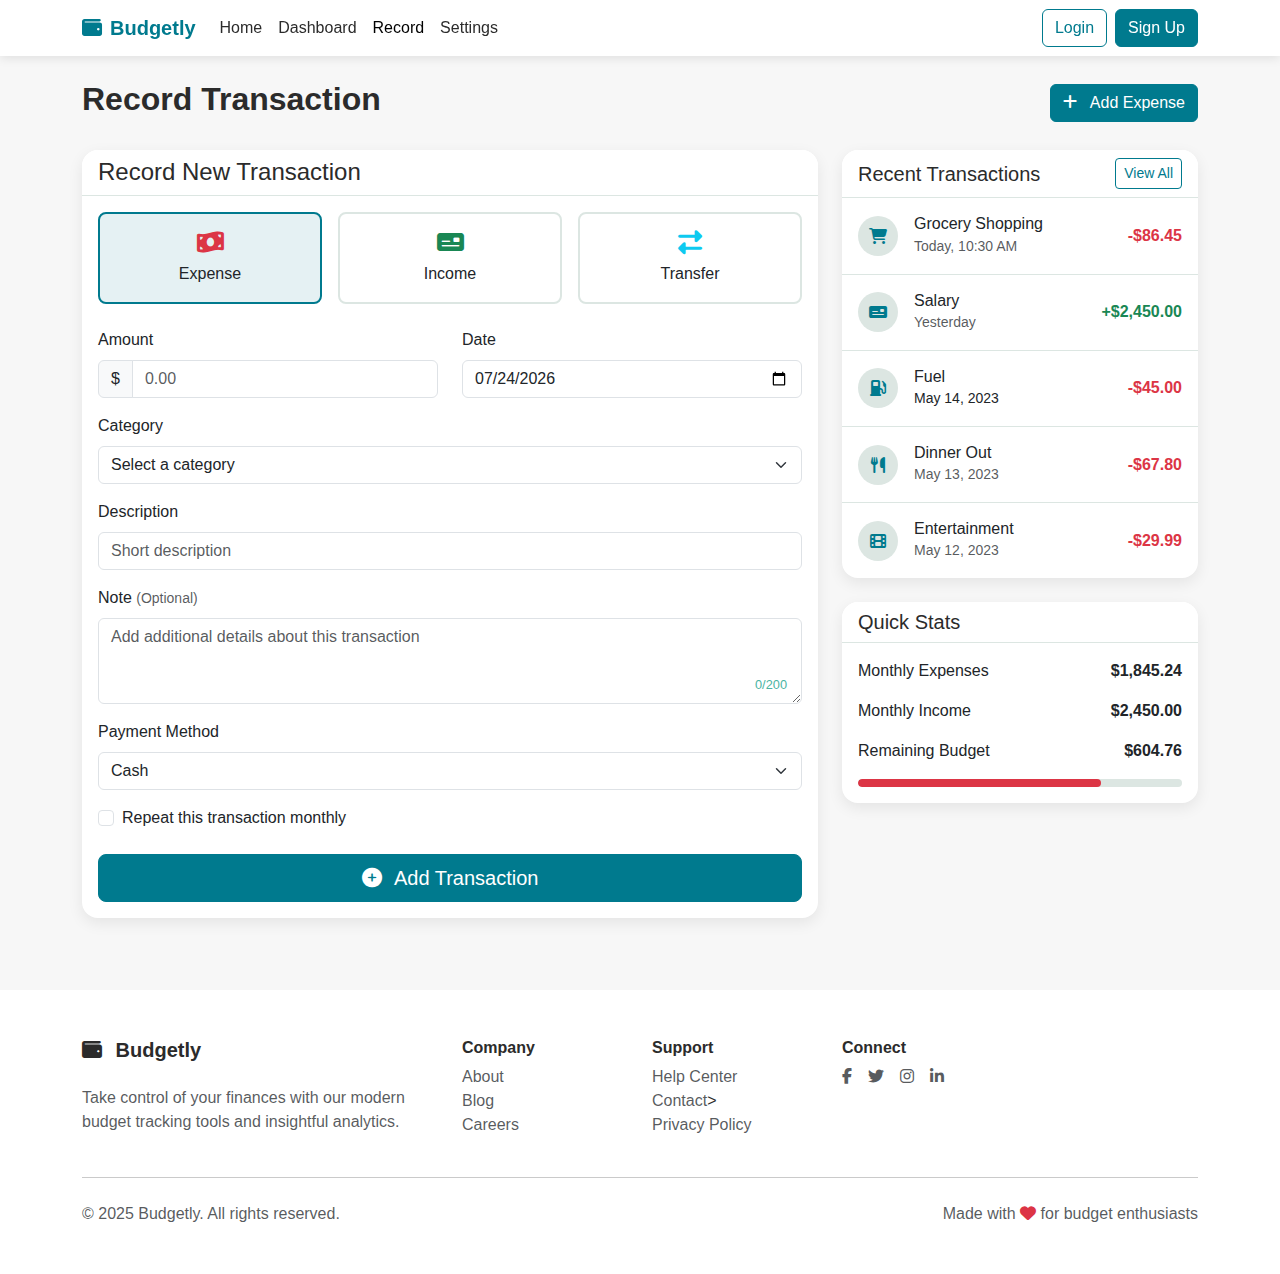
<file: record.html>
<!DOCTYPE html>
<html lang="en">
<head>
    <meta charset="UTF-8">
    <meta name="viewport" content="width=device-width, initial-scale=1.0">
    <title>Record Transaction - Budgetly</title>
    <link href="https://cdn.jsdelivr.net/npm/bootstrap@5.3.0/dist/css/bootstrap.min.css" rel="stylesheet">
    <link rel="stylesheet" href="https://cdnjs.cloudflare.com/ajax/libs/font-awesome/6.4.0/css/all.min.css">
    <link rel="stylesheet" href="style.css">
</head>
<body>
    <!-- Navigation -->
    <nav class="navbar navbar-expand-lg fixed-top">
        <div class="container">
            <a class="navbar-brand" href="index.html">
                <i class="fas fa-wallet me-2"></i>Budgetly
            </a>
            <button class="navbar-toggler" type="button" data-bs-toggle="collapse" data-bs-target="#navbarNav">
                <span class="navbar-toggler-icon"></span>
            </button>
            <div class="collapse navbar-collapse" id="navbarNav">
                <ul class="navbar-nav me-auto">
                    <li class="nav-item">
                        <a class="nav-link" href="index.html">Home</a>
                    </li>
                    <li class="nav-item">
                        <a class="nav-link" href="dashboard.html">Dashboard</a>
                    </li>
                    <li class="nav-item">
                        <a class="nav-link active" href="record.html">Record</a>
                    </li>
                    <li class="nav-item">
                        <a class="nav-link" href="setting.html">Settings</a>
                    </li>
                </ul>
                <div class="d-flex">
                    <button class="btn btn-outline-primary me-2">Login</button>
                    <button class="btn btn-primary">Sign Up</button>
                </div>
            </div>
        </div>
    </nav>

    <!-- Record Page Content -->
    <div id="record" class="page active">
        <div class="container">
            <div class="d-flex justify-content-between align-items-center mb-4">
                <h2 class="fw-bold">Record Transaction</h2>
                <button class="btn btn-primary"><i class="fas fa-plus me-2"></i> Add Expense</button>
            </div>

            <div class="row">
                <div class="col-lg-8">
                    <div class="card">
                        <div class="card-header bg-white">
                            <h4 class="mb-0">Record New Transaction</h4>
                        </div>
                        <div class="card-body">
                            <!-- Transaction Type Selector -->
                            <div class="transaction-type">
                                <div class="type-btn active" data-type="expense">
                                    <i class="fas fa-money-bill-wave text-danger"></i>
                                    <span>Expense</span>
                                </div>
                                <div class="type-btn" data-type="income">
                                    <i class="fas fa-money-check text-success"></i>
                                    <span>Income</span>
                                </div>
                                <div class="type-btn" data-type="transfer">
                                    <i class="fas fa-exchange-alt text-info"></i>
                                    <span>Transfer</span>
                                </div>
                            </div>
                            
                            <form id="transactionForm">
                                <div class="row">
                                    <div class="col-md-6 mb-3">
                                        <label class="form-label">Amount</label>
                                        <div class="input-group">
                                            <span class="input-group-text">$</span>
                                            <input type="number" class="form-control" placeholder="0.00" step="0.01" min="0" required>
                                        </div>
                                    </div>
                                    <div class="col-md-6 mb-3">
                                        <label class="form-label">Date</label>
                                        <input type="date" class="form-control" required>
                                    </div>
                                </div>
                                
                                <div class="mb-3">
                                    <label class="form-label">Category</label>
                                    <select class="form-select" required>
                                        <option value="">Select a category</option>
                                        <optgroup label="Expenses" id="expenseCategories">
                                            <option value="housing">Housing</option>
                                            <option value="food">Food & Dining</option>
                                            <option value="transport">Transportation</option>
                                            <option value="utilities">Utilities</option>
                                            <option value="entertainment">Entertainment</option>
                                            <option value="shopping">Shopping</option>
                                            <option value="health">Health</option>
                                            <option value="other">Other</option>
                                        </optgroup>
                                        <optgroup label="Income" id="incomeCategories" style="display:none">
                                            <option value="salary">Salary</option>
                                            <option value="freelance">Freelance</option>
                                            <option value="investment">Investment</option>
                                            <option value="gift">Gift</option>
                                            <option value="other">Other</option>
                                        </optgroup>
                                        <optgroup label="Transfer" id="transferCategories" style="display:none">
                                            <option value="savings">Savings Account</option>
                                            <option value="investment">Investment Account</option>
                                            <option value="cash">Cash</option>
                                        </optgroup>
                                    </select>
                                </div>
                                
                                <div class="mb-3">
                                    <label class="form-label">Description</label>
                                    <input type="text" class="form-control" placeholder="Short description">
                                </div>
                                
                                <div class="mb-3 note-container">
                                    <label class="form-label">Note <small class="text-muted">(Optional)</small></label>
                                    <textarea class="form-control" rows="3" placeholder="Add additional details about this transaction" maxlength="200"></textarea>
                                    <div class="char-count">0/200</div>
                                </div>
                                
                                <div class="mb-3">
                                    <label class="form-label">Payment Method</label>
                                    <select class="form-select">
                                        <option value="cash">Cash</option>
                                        <option value="debit">Debit Card</option>
                                        <option value="credit">Credit Card</option>
                                        <option value="bank">Bank Transfer</option>
                                        <option value="digital">Digital Wallet</option>
                                    </select>
                                </div>
                                
                                <div class="form-check mb-4">
                                    <input class="form-check-input" type="checkbox" id="repeatTransaction">
                                    <label class="form-check-label" for="repeatTransaction">
                                        Repeat this transaction monthly
                                    </label>
                                </div>
                                
                                <div class="d-grid gap-2">
                                    <button type="submit" class="btn btn-primary btn-lg">
                                        <i class="fas fa-plus-circle me-2"></i> Add Transaction
                                    </button>
                                </div>
                            </form>
                        </div>
                    </div>
                </div>
                
                <div class="col-lg-4">
                    <div class="card">
                        <div class="card-header bg-white d-flex justify-content-between align-items-center">
                            <h5 class="mb-0">Recent Transactions</h5>
                            <a href="#" class="btn btn-sm btn-outline-primary">View All</a>
                        </div>
                        <div class="card-body p-0">
                            <div class="recent-transactions">
                                <div class="expense-item">
                                    <div class="d-flex align-items-center">
                                        <div class="category-icon">
                                            <i class="fas fa-shopping-cart"></i>
                                        </div>
                                        <div>
                                            <h6 class="mb-0">Grocery Shopping</h6>
                                            <small class="text-muted">Today, 10:30 AM</small>
                                        </div>
                                    </div>
                                    <span class="fw-bold text-danger">-$86.45</span>
                                </div>
                                <div class="expense-item">
                                    <div class="d-flex align-items-center">
                                        <div class="category-icon">
                                            <i class="fas fa-money-check"></i>
                                        </div>
                                        <div>
                                            <h6 class="mb-0">Salary</h6>
                                            <small class="text-muted">Yesterday</small>
                                        </div>
                                    </div>
                                    <span class="fw-bold text-success">+$2,450.00</span>
                                </div>
                                <div class="expense-item">
                                    <div class="d-flex align-items-center">
                                        <div class="category-icon">
                                            <i class="fas fa-gas-pump"></i>
                                        </div>
                                        <div>
                                            <h6 class="mb-0">Fuel</h6>
                                            <small class="text">May 14, 2023</small>
                                        </div>
                                    </div>
                                    <span class="fw-bold text-danger">-$45.00</span>
                                </div>
                                <div class="expense-item">
                                    <div class="d-flex align-items-center">
                                        <div class="category-icon">
                                            <i class="fas fa-utensils"></i>
                                        </div>
                                        <div>
                                            <h6 class="mb-0">Dinner Out</h6>
                                            <small class="text-muted">May 13, 2023</small>
                                        </div>
                                    </div>
                                    <span class="fw-bold text-danger">-$67.80</span>
                                </div>
                                <div class="expense-item">
                                    <div class="d-flex align-items-center">
                                        <div class="category-icon">
                                            <i class="fas fa-film"></i>
                                        </div>
                                        <div>
                                            <h6 class="mb-0">Entertainment</h6>
                                            <small class="text-muted">May 12, 2023</small>
                                        </div>
                                    </div>
                                    <span class="fw-bold text-danger">-$29.99</span>
                                </div>
                            </div>
                        </div>
                    </div>
                    
                    <div class="card">
                        <div class="card-header bg-white">
                            <h5 class="mb-0">Quick Stats</h5>
                        </div>
                        <div class="card-body">
                            <div class="d-flex justify-content-between align-items-center mb-3">
                                <span>Monthly Expenses</span>
                                <span class="fw-bold">$1,845.24</span>
                            </div>
                            <div class="d-flex justify-content-between align-items-center mb-3">
                                <span>Monthly Income</span>
                                <span class="fw-bold">$2,450.00</span>
                            </div>
                            <div class="d-flex justify-content-between align-items-center">
                                <span>Remaining Budget</span>
                                <span class="fw-bold">$604.76</span>
                            </div>
                            <div class="progress mt-3" style="height: 8px;">
                                <div class="progress-bar bg-danger" style="width: 75%"></div>
                            </div>
                        </div>
                    </div>
                </div>
            </div>
        </div>
    </div>

    <!-- Footer -->
    <footer>
        <div class="container">
            <div class="row">
                <div class="col-lg-4 mb-4 mb-lg-0">
                    <h5 class="fw-bold mb-4"><i class="fas fa-wallet me-2"></i> Budgetly</h5>
                    <p class="text-muted">Take control of your finances with our modern budget tracking tools and insightful analytics.</p>
                </div>
                <div class="col-lg-2 col-md-4 mb-4 mb-md-0">
                    <h6 class="fw-bold">Company</h6>
                    <ul class="list-unstyled">
                        <li><a href="#" class="text-muted text-decoration-none">About</a></li>
                        <li><a href="#" class="text-muted text-decoration-none">Blog</a></li>
                        <li><a href="#" class="text-muted text-decoration-none">Careers</a></li>
                    </ul>
                </div>
                <div class="col-lg-2 col-md-4 mb-4 mb-md-0">
                    <h6 class="fw-bold">Support</h6>
                    <ul class="list-unstyled">
                        <li><a href="#" class="text-muted text-decoration-none">Help Center</a></li>
                        <li><a href="#" class="text-muted text-decoration-none">Contact</a>></li>
                        <li><a href="#" class="text-muted text-decoration-none">Privacy Policy</a></li>
                    </ul>
                </div>
                <div class="col-lg-2 col-md-12">
                    <h6 class="fw-bold">Connect</h6>
                    <div class="d-flex gap-3">
                        <a href="#" class="text-muted"><i class="fab fa-facebook-f"></i></a>
                        <a href="#" class="text-muted"><i class="fab fa-twitter"></i></a>
                        <a href="#" class="text-muted"><i class="fab fa-instagram"></i></a>
                        <a href="#" class="text-muted"><i class="fab fa-linkedin-in"></i></a>
                    </div>  
                </div>
            </div>
            <hr class="my-4">
            <div class="row align-items-center">
                <div class="col-md-6 text-center text-md-start">
                    <p class="text-muted mb-0">&copy; 2025 Budgetly. All rights reserved.</p>
                </div>
                <div class="col-md-6 text-center text-md-end">
                    <p class="text-muted mb-0">Made with <i class="fas fa-heart text-danger"></i> for budget enthusiasts</p>
                </div>
            </div>
        </div>
    </footer>

    <script src="https://cdn.jsdelivr.net/npm/bootstrap@5.3.0/dist/js/bootstrap.bundle.min.js"></script>
    <script src="script.js"></script>
    <script>
        // Record page specific JavaScript
        document.addEventListener('DOMContentLoaded', function() {
            // Transaction type selection
            const typeButtons = document.querySelectorAll('.type-btn');
            const expenseCategories = document.getElementById('expenseCategories');
            const incomeCategories = document.getElementById('incomeCategories');
            const transferCategories = document.getElementById('transferCategories');
            const categorySelect = document.querySelector('select');
            
            typeButtons.forEach(button => {
                button.addEventListener('click', function() {
                    // Remove active class from all buttons
                    typeButtons.forEach(btn => btn.classList.remove('active'));
                    
                    // Add active class to clicked button
                    this.classList.add('active');
                    
                    // Show appropriate categories
                    const type = this.getAttribute('data-type');
                    
                    expenseCategories.style.display = 'none';
                    incomeCategories.style.display = 'none';
                    transferCategories.style.display = 'none';
                    
                    if (type === 'expense') {
                        expenseCategories.style.display = 'block';
                    } else if (type === 'income') {
                        incomeCategories.style.display = 'block';
                    } else if (type === 'transfer') {
                        transferCategories.style.display = 'block';
                    }
                    
                    // Reset selection
                    categorySelect.value = '';
                });
            });
            
            // Character count for note textarea
            const noteTextarea = document.querySelector('textarea');
            const charCount = document.querySelector('.char-count');
            
            if (noteTextarea && charCount) {
                noteTextarea.addEventListener('input', function() {
                    const length = this.value.length;
                    charCount.textContent = `${length}/200`;
                    
                    if (length > 180) {
                        charCount.style.color = '#dc3545';
                    } else {
                        charCount.style.color = '#4BB4A3';
                    }
                });
            }
            
            // Form submission
            const transactionForm = document.getElementById('transactionForm');
            
            if (transactionForm) {
                transactionForm.addEventListener('submit', function(e) {
                    e.preventDefault();
                    
                    // Get form values
                    const amount = this.querySelector('input[type="number"]').value;
                    const date = this.querySelector('input[type="date"]').value;
                    const category = this.querySelector('select').value;
                    const description = this.querySelector('input[type="text"]').value;
                    const note = this.querySelector('textarea').value;
                    const paymentMethod = this.querySelectorAll('select')[1].value;
                    const isRepeating = this.querySelector('input[type="checkbox"]').checked;
                    
                    // In a real application, you would send this data to a server
                    // For this example, we'll just show an alert
                    
                    const type = document.querySelector('.type-btn.active').getAttribute('data-type');
                    alert(`Transaction added successfully!\nType: ${type}\nAmount: $${amount}\nCategory: ${category}`);
                    
                    // Reset form
                    this.reset();
                    if (charCount) {
                        charCount.textContent = '0/200';
                    }
                });
            }
            
            // Set today's date as default for date field
            const dateField = document.querySelector('input[type="date"]');
            if (dateField && !dateField.value) {
                const today = new Date();
                const yyyy = today.getFullYear();
                let mm = today.getMonth() + 1;
                let dd = today.getDate();
                
                if (dd < 10) dd = '0' + dd;
                if (mm < 10) mm = '0' + mm;
                
                const formattedToday = `${yyyy}-${mm}-${dd}`;
                dateField.value = formattedToday;
            }
        });
    </script>
</body>
</html>
</file>
<file: style.css>
:root {
            --primary: #007A8E;
            --secondary: #4BB4A3;
            --light: #DCE6E2;
            --lighter: #F7F7F7;
            --dark: #2B2B2B;
            --bg-color: #F7F7F7;
            --text-color: #2B2B2B;
            --card-bg: #FFFFFF;
            --border-color: #DCE6E2;
        }

        [data-theme="dark"] {
            --primary: #4BB4A3;
            --secondary: #007A8E;
            --light: #3A3A3A;
            --lighter: #2B2B2B;
            --dark: #DCE6E2;
            --bg-color: #2B2B2B;
            --text-color: #F7F7F7;
            --card-bg: #3A3A3A;
            --border-color: #555555;
        }
        
        body {
            font-family: 'Segoe UI', Tahoma, Geneva, Verdana, sans-serif;
            color: var(--text-color);
            background-color: var(--bg-color);
            padding-top: 80px;
            transition: all 0.3s ease;
        }
        
        .navbar {
            background-color: var(--card-bg);
            box-shadow: 0 2px 10px rgba(0, 0, 0, 0.1);
            transition: all 0.3s ease;
        }
        
        .navbar-brand {
            color: var(--primary);
            font-weight: 700;
        }
        
        .nav-link {
            color: var(--text-color);
            font-weight: 500;
            transition: all 0.3s ease;
        }
        
        .nav-link:hover, .nav-link.active {
            color: var(--primary);
        }
        
        .btn-primary {
            background-color: var(--primary);
            border-color: var(--primary);
        }
        
        .btn-primary:hover {
            background-color: var(--secondary);
            border-color: var(--secondary);
        }
        
        .btn-outline-primary {
            color: var(--primary);
            border-color: var(--primary);
        }
        
        .btn-outline-primary:hover {
            background-color: var(--primary);
            color: white;
        }
        
        .card {
            border: none;
            border-radius: 1rem;
            box-shadow: 0 5px 15px rgba(0, 0, 0, 0.08);
            transition: all 0.3s ease;
            margin-bottom: 1.5rem;
            background-color: var(--card-bg);
        }
        
        .card:hover {
            transform: translateY(-5px);
            box-shadow: 0 8px 25px rgba(0, 0, 0, 0.12);
        }
        
        .card-header {
            background-color: var(--card-bg);
            border-bottom: 1px solid var(--border-color);
            font-weight: 600;
            border-radius: 1rem 1rem 0 0 !important;
            color: var(--text-color);
            transition: all 0.3s ease;
        }
        
        .form-control:focus, .form-select:focus {
            border-color: var(--secondary);
            box-shadow: 0 0 0 0.25rem rgba(75, 180, 163, 0.25);
        }
        
        .hero-section {
            background: linear-gradient(135deg, var(--primary) 0%, var(--secondary) 100%);
            color: white;
            padding: 5rem 0;
            border-radius: 0 0 2rem 2rem;
            margin-bottom: 3rem;
        }
        
        .dashboard-stat {
            text-align: center;
            padding: 1.5rem;
        }
        
        .stat-value {
            font-size: 2.5rem;
            font-weight: 700;
            color: var(--primary);
        }
        
        .stat-label {
            color: var(--dark);
            font-weight: 500;
        }
        
        .expense-list {
            list-style: none;
            padding: 0;
        }
        
        .expense-item {
            display: flex;
            justify-content: space-between;
            align-items: center;
            padding: 1rem;
            border-bottom: 1px solid var(--light);
        }
        
        .expense-item:last-child {
            border-bottom: none;
        }
        
        .category-icon {
            width: 40px;
            height: 40px;
            background-color: var(--light);
            border-radius: 50%;
            display: flex;
            align-items: center;
            justify-content: center;
            margin-right: 1rem;
            color: var(--primary);
        }
        
        .progress {
            height: 8px;
            border-radius: 4px;
            background-color: var(--light);
        }
        
        .progress-bar {
            border-radius: 4px;
        }
        
        .page {
            display: none;
        }
        
        .page.active {
            display: block;
        }
        
        .transaction-type {
            display: flex;
            gap: 1rem;
            margin-bottom: 1.5rem;
        }
        
        .type-btn {
            flex: 1;
            padding: 1rem;
            text-align: center;
            border: 2px solid var(--light);
            border-radius: 0.5rem;
            cursor: pointer;
            transition: all 0.3s ease;
        }
        
        .type-btn.active {
            border-color: var(--primary);
            background-color: rgba(0, 122, 142, 0.1);
        }
        
        .type-btn i {
            font-size: 1.5rem;
            margin-bottom: 0.5rem;
            display: block;
        }
        
        .note-container {
            position: relative;
        }
        
        .note-container textarea {
            padding-right: 40px;
        }
        
        .char-count {
            position: absolute;
            bottom: 10px;
            right: 15px;
            color: var(--secondary);
            font-size: 0.8rem;
        }
        
        .recent-transactions {
            max-height: 400px;
            overflow-y: auto;
        }
        
        .theme-switch-wrapper {
            display: flex;
            align-items: center;
            justify-content: space-between;
            margin-bottom: 1.5rem;
        }
        
        .theme-switch {
            display: inline-block;
            position: relative;
            width: 60px;
            height: 34px;
        }
        
        .theme-switch input {
            opacity: 0;
            width: 0;
            height: 0;
        }
        
        .slider {
            position: absolute;
            cursor: pointer;
            top: 0;
            left: 0;
            right: 0;
            bottom: 0;
            background-color: #ccc;
            transition: .4s;
            border-radius: 34px;
        }
        
        .slider:before {
            position: absolute;
            content: "";
            height: 26px;
            width: 26px;
            left: 4px;
            bottom: 4px;
            background-color: white;
            transition: .4s;
            border-radius: 50%;
        }
        
        input:checked + .slider {
            background-color: var(--primary);
        }
        
        input:checked + .slider:before {
            transform: translateX(26px);
        }
        
        .slider-icons {
            display: flex;
            justify-content: space-between;
            padding: 0 5px;
            align-items: center;
            height: 100%;
        }
        
        .slider-icons i {
            font-size: 14px;
            color: white;
        }
        
        .account-profile {
            text-align: center;
            padding: 2rem;
        }
        
        .profile-image {
            width: 120px;
            height: 120px;
            border-radius: 50%;
            object-fit: cover;
            margin-bottom: 1.5rem;
            border: 4px solid var(--primary);
        }
        
        .stat-card {
            text-align: center;
            padding: 1.5rem;
            border-radius: 1rem;
            background: linear-gradient(135deg, var(--primary) 0%, var(--secondary) 100%);
            color: white;
            margin-bottom: 1.5rem;
        }
        
        .color-scheme {
            display: flex;
            gap: 15px;
            margin-top: 10px;
        }
        
        .color-option {
            width: 30px;
            height: 30px;
            border-radius: 50%;
            cursor: pointer;
            border: 2px solid transparent;
            transition: all 0.3s ease;
        }
        
        .color-option.active {
            border-color: var(--text-color);
            transform: scale(1.1);
        }
        
        .color-option:nth-child(1) { background-color: #007A8E; }
        .color-option:nth-child(2) { background-color: #4BB4A3; }
        .color-option:nth-child(3) { background-color: #DCE6E2; }
        .color-option:nth-child(4) { background-color: #F7F7F7; }
        .color-option:nth-child(5) { background-color: #2B2B2B; }
        
        footer {
            background-color: var(--card-bg);
            padding: 3rem 0;
            margin-top: 3rem;
            transition: all 0.3s ease;
        }
        
        /* Dashboard specific styles */
        .chart-container {
            position: relative;
            height: 300px;
            margin-bottom: 1.5rem;
        }
        
        .dashboard-grid {
            display: grid;
            grid-template-columns: repeat(auto-fit, minmax(300px, 1fr));
            gap: 1.5rem;
            margin-bottom: 1.5rem;
        }
        
        .dashboard-filter {
            display: flex;
            gap: 1rem;
            margin-bottom: 1.5rem;
            flex-wrap: wrap;
        }
        
        .dashboard-filter .btn {
            border-radius: 2rem;
            padding: 0.5rem 1.5rem;
        }
        
        .trend-indicator {
            display: inline-flex;
            align-items: center;
            font-size: 0.875rem;
            margin-left: 0.5rem;
        }
        
        .trend-up {
            color: #28a745;
        }
        
        .trend-down {
            color: #dc3545;
        }
        
        .category-progress {
            margin-bottom: 1rem;
        }
        
        .category-progress:last-child {
            margin-bottom: 0;
        }
        
        .category-progress-header {
            display: flex;
            justify-content: space-between;
            margin-bottom: 0.5rem;
        }
        
        .category-name {
            font-weight: 500;
        }
        
        .category-amount {
            color: var(--dark);
        }
        
        .insight-card {
            border-left: 4px solid var(--primary);
            padding-left: 1rem;
        }
        
        .insight-icon {
            width: 40px;
            height: 40px;
            border-radius: 50%;
            display: flex;
            align-items: center;
            justify-content: center;
            margin-bottom: 1rem;
            background-color: rgba(0, 122, 142, 0.1);
            color: var(--primary);
        }
        
        @media (max-width: 768px) {
            body {
                padding-top: 70px;
            }
            
            .hero-section {
                padding: 3rem 0;
                border-radius: 0 0 1.5rem 1.5rem;
            }
            
            .stat-value {
                font-size: 2rem;
            }
            
            .transaction-type {
                flex-direction: column;
                gap: 0.5rem;
            }
            
            .account-profile {
                padding: 1.5rem;
            }
            
            .profile-image {
                width: 100px;
                height: 100px;
            }
            
            .dashboard-filter {
                flex-direction: column;
                gap: 0.5rem;
            }
            
            .chart-container {
                height: 250px;
            }
        }
</file>
